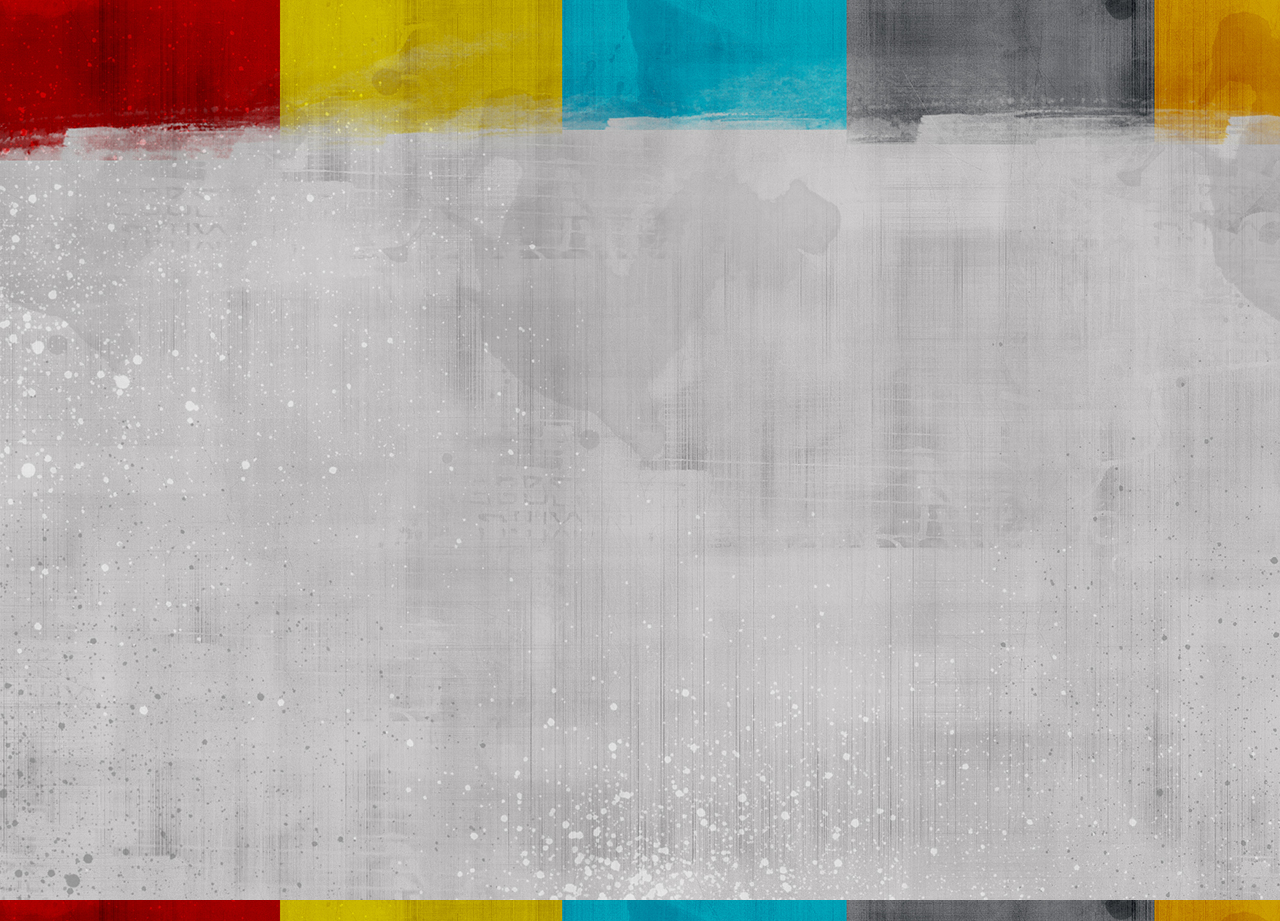
<file: Aboutme.html>
<!DOCTYPE html PUBLIC "-//W3C//DTD XHTML 1.0 Transitional//EN"
	"http://www.w3.org/TR/xhtml1/DTD/xhtml1-transitional.dtd">

<html>
<head>
	<meta name="viewport" content="width=device-width, initial-scale=1.0, minimum-scale=1.0">
	<link rel="icon" href="favicon.ico" type="image" />
	<title>About me|Neelanjan </title>
	<link rel="stylesheet" href="project1.css">

</head>
<body id="load-aboutme">
	<h1>
	<div class="menubar">
		<table cellpadding="10px" width="100%">
			<tr>
				<th><a href="index.html"> Home</a></th>
				<th><a href="Aboutme.html" style="color: white; background-color: darkblue;"> About me</a></th>
				<th><a href="Interests.html"> Interests </a></th>
				<th><a href="Skills.html"> Skills </a></th>
				<th><a href="Contacts.html"> Contacts </a></th>
			</tr>
		</table>	
	</div>	
	</h1>

	<div>

	<p class="opjms">

	I hail from West Bengal, but I was born and brought up in Hisar, Haryana.  I studied in O.P. Jindal Modern School, Hisar till tenth grade, and passed my higher secondary from Delhi Public School, Hisar.
	</p>
	
	<p class="kgp">
	Currently, I am a student of the Department of Mechanical Engineering, IIT Kharagpur, enrolled in its Dual Degree (BTech. + MTech.) Course. I have completed the second year of my course. I am a resident of LBS Hall of Residence.
	</p>

	</div>
</body>
</html>
</file>
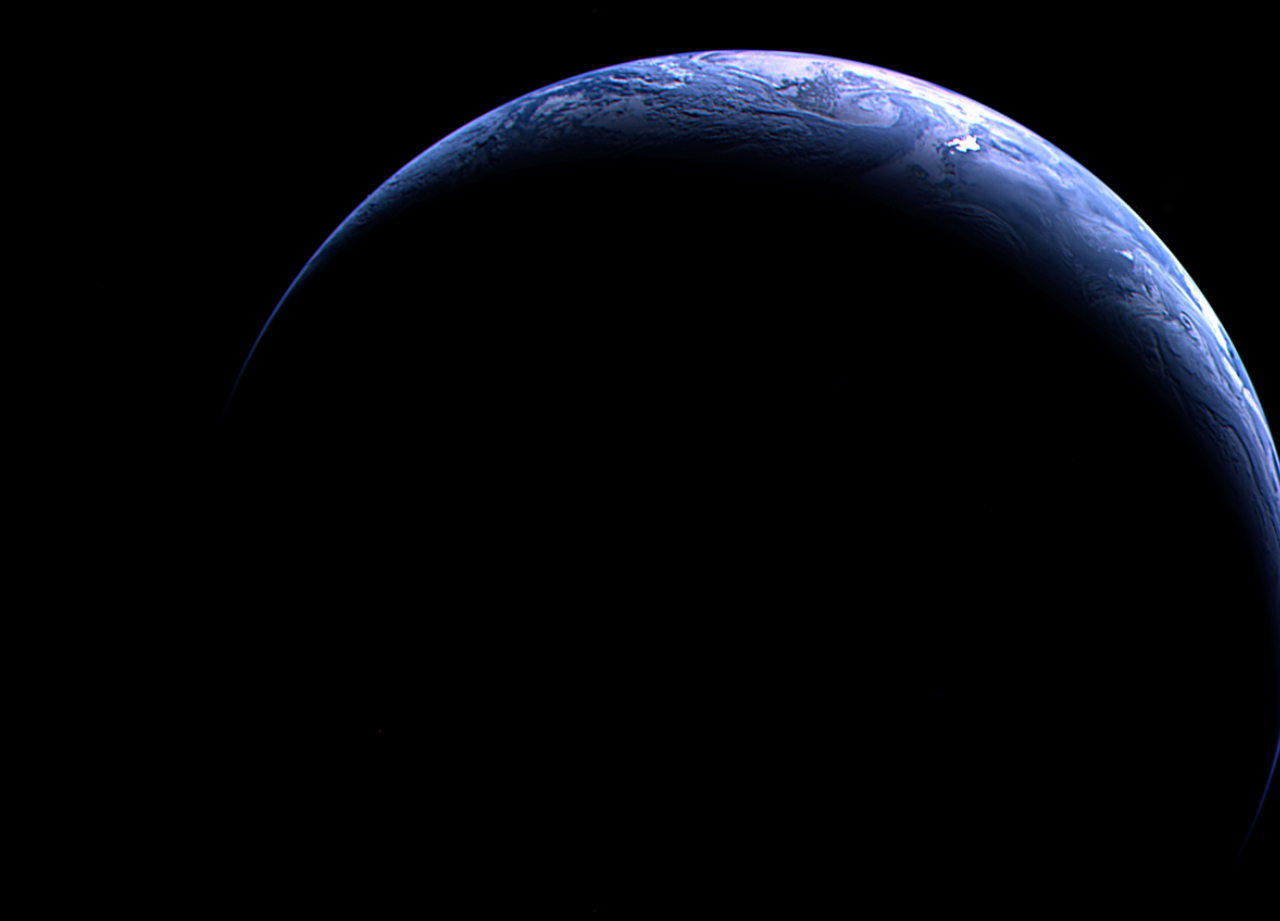
<file: Contacts.html>
<!DOCTYPE html PUBLIC "-//W3C//DTD XHTML 1.0 Transitional//EN"
	"http://www.w3.org/TR/xhtml1/DTD/xhtml1-transitional.dtd">

<html>
<head>
	<meta name="viewport" content="width=device-width, initial-scale=1.0, minimum-scale=1.0">
	<link rel="icon" href="favicon.ico" type="image" />
	<title>Contacts|Neelanjan </title>
	<link rel="stylesheet" href="project1.css">

</head>
<body id="load-contacts">
	<h1>
	<div class="menubar">
		<table cellpadding="10px" width="100%">
			<tr>
				<th><a href="index.html"> Home</a></th>
				<th><a href="Aboutme.html"> About me</a></th>
				<th><a href="Interests.html"> Interests </a></th>
				<th><a href="Skills.html"> Skills </a></th>
				<th><a href="Contacts.html" style="color: white; background-color: darkblue;"> Contacts </a></th>
			</tr>
		</table>	
	</div>	
	</h1>

	<div>
		<p class="contacts">
		<span style="font-size: 3.5vw; font-weight: bold; text-align: center;">CONTACTS </span><br>
		Name: NEELANJAN AKULI<br>
		Email-id: akneelanjan@gmail.com <br>
		Mobile No.: +919467367974
		</p>
	</div>




	<div class="social">
		<table cellpadding="10px" width="100%">
		<tr><td>
			<a class="icon" href="https://www.facebook.com/neelanjan.akuli" target="_blank" type="image" id="social1">
			<img src="fb.png" height="45" width="45"></a>
		</td>
		<td>
			<a class="icon" href="https://plus.google.com/u/0/105107294787030092316" target="_blank" type="image" id="social2">
			<img src="gplus.png" height="40" width="40"></a>
		</td>
		<td>
			<a class="icon" href="https://www.instagram.com/akneelanjan/" target="_blank" type="image" id="social3">
			<img src="insta.png" height="40" width="40"></a>
		</td>
		<td>
			<a class="icon" href="https://twitter.com/akneelu" target="_blank" type="image" id="social4"><img src="twitter.png" height="50" width="50"></a>
		</td>
		</tr>
		</table>
	</div>
		
</body>
</html>
</file>
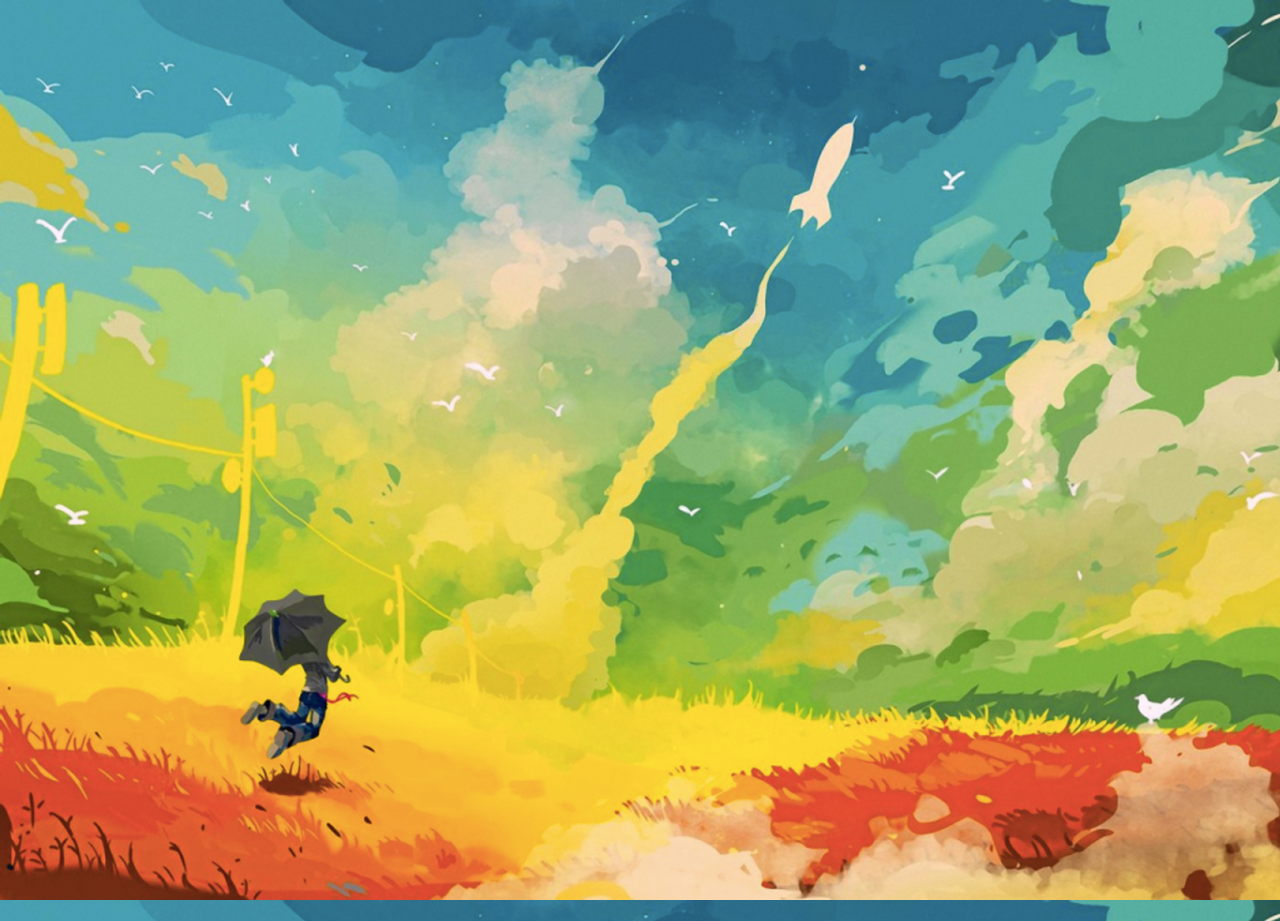
<file: Interests.html>
<!DOCTYPE html PUBLIC "-//W3C//DTD XHTML 1.0 Transitional//EN"
	"http://www.w3.org/TR/xhtml1/DTD/xhtml1-transitional.dtd">

<html>
<head>
	<meta name="viewport" content="width=device-width, initial-scale=1.0, minimum-scale=1.0">
	<link rel="icon" href="favicon.ico" type="image" />
	<title>Interests| Neelanjan</title>
	<link rel="stylesheet" href="project1.css">

</head>
<body id="load-interests">
	<h1>
	<div class="menubar">
		<table cellpadding="10px" width="100%">
			<tr>
				<th><a href="index.html"> Home </a></th>
				<th><a href="Aboutme.html"> About me</a></th>
				<th><a href="Interests.html" style="color: white; background-color: darkblue;"> Interests </a></th>
				<th><a href="Skills.html"> Skills </a></th>
				<th><a href="Contacts.html"> Contacts </a></th>
			</tr>
		</table>	
	</div>	
	</h1>	

	<div>

	<p class="music">

	I love music and listen to all genres of songs, although I have developed a taste of English pop songs more than others. I am a keen YouTuber.
	</p>
	
	<p class="liverpool">
	I love watching football and support Manchester United Football Club. It seems so good when it beats Liverpool.<br><br><br> 
	</p>

	</div>
	
</body>
</html>
</file>
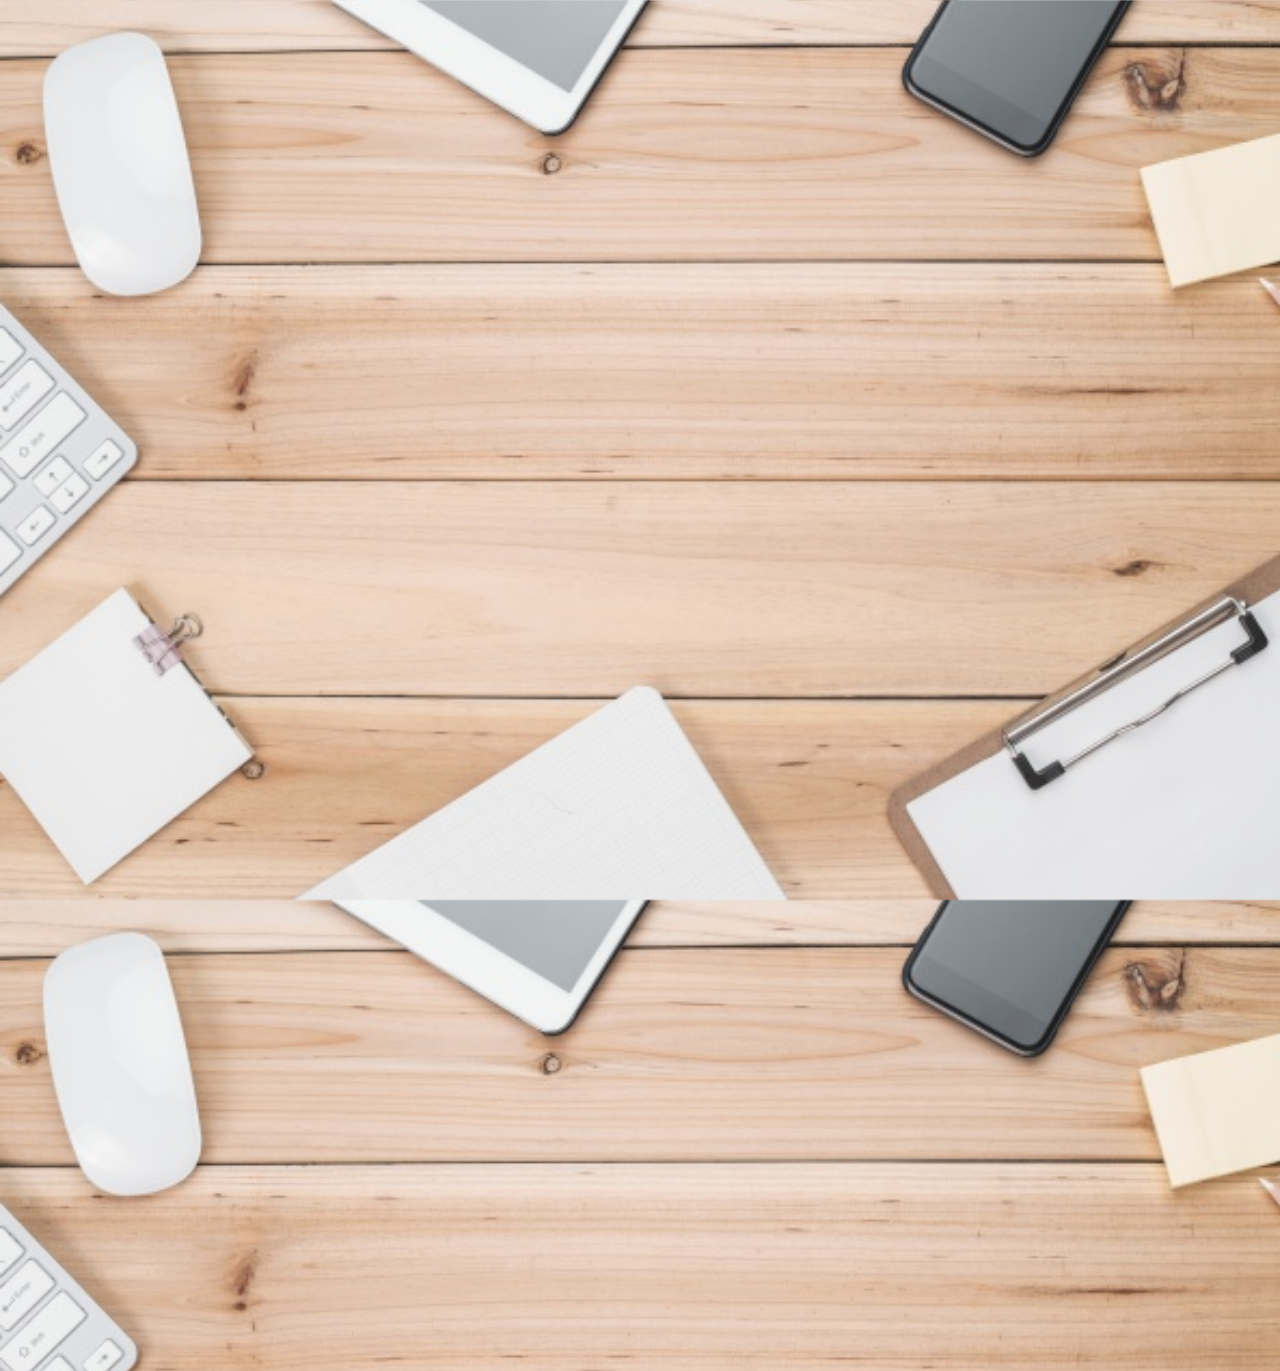
<file: Skills.html>
<!DOCTYPE html PUBLIC "-//W3C//DTD XHTML 1.0 Transitional//EN"
	"http://www.w3.org/TR/xhtml1/DTD/xhtml1-transitional.dtd">

<html>
<head>
	<meta name="viewport" content="width=device-width, initial-scale=1.0, minimum-scale=1.0">
	<link rel="icon" href="favicon.ico" type="image" />
	<title>Skills|Neelanjan </title>
	<link rel="stylesheet" href="project1.css">

</head>
<body id="load-skills">
	<h1>
	<div class="menubar">
		<table cellpadding="10px" width="100%">
			<tr>
				<th><a href="index.html"> Home</a></th>
				<th><a href="Aboutme.html"> About me</a></th>
				<th><a href="Interests.html"> Interests</a></th>
				<th><a href="Skills.html" style="color: white; background-color: darkblue;"> Skills </a></th>
				<th><a href="Contacts.html"> Contacts </a></th>
			</tr>
		</table>	
	</div>	
	</h1>

	<div> 
		<p class="coding">
			I am good at designing things as I can draw well and have a 
			good estimate of sizes. I have learnt front-end web-designing to a greater extent. and am putting efforts for more improvements. I am working hard to hone my coding skills and get handful experience in open source development. 
			I am adept in C and C++ languages.
		</p>
		<p class="quiz">
			In addition, I am good at quizzing and have earned laurels at the national level for my school. I have fair knowledge of Indian History.<br>
		</p>
		<p class="sports">
			In sports, I am good at playing cricket and have played at district-level in the past. I enjoy playing badminton and football as well.
		</p>
	</div>
	
</body>
</html>
</file>
<file: project1.css>
@import url('https://fonts.googleapis.com/css?family=Open+Sans|Calligraffitti|Julius+Sans|Combo');

html, body{
	height: 100%;
	width: 100%;
	margin: 0;
	font-family: 'Combo';
}

body{
	margin: 0; 
	color: white;
}

#load-home{
	background: url("9090-an-abstract-blue-background-pv.jpg");
	background-size: cover; 
	margin: 0; 	
	position: relative;
	height: 100%;
	width: 100%;
	opacity: 0;
	animation: bgload 2s linear;
	animation-fill-mode: forwards; 
}


#load-interests{
	background: url("art_final.png");
	background-size: cover; 
	margin: 0; 	
	position: relative;
	height: 100%;
	width: 100%;
	opacity: 0;
	animation: bgload 2s linear;
	animation-fill-mode: forwards; 
}

#load-aboutme{
	background: url("paint.png");
	background-size: cover; 
	margin: 0; 	
	position: relative;
	height: 100%;
	width: 100%;
	opacity: 0;
	animation: bgload 2s linear;
	animation-fill-mode: forwards; 
}

#load-skills{
	background: url("desk.png"); 
	background-size: cover; 
	margin: 0; 	
	position: relative;
	height: 150%;
	width: 100%;
	opacity: 0;
	animation: bgload 2s linear;
	animation-fill-mode: forwards; 
}

#load-contacts{
	background: url("rosetta.png");
	background-size: cover; 
	margin: 0; 	
	position: relative;
	height: 100%;
	width: 100%;
	opacity: 0;
	animation: bgload 2s linear;
	animation-fill-mode: forwards; 
}

h1{
	border: 4px solid white;
	padding: 10px;
	text-align: center;
	background-image: none;
	border-radius: 100px;
	margin-left: 20px;
	margin-right: 20px; 
	animation: fadeInDown ease-in 2s;
	animation-fill-mode: forwards;
}

th a:link{
	font-size: 2vw;
	text-decoration: none;
	
	padding: 10px;
	border-radius: 100px;
	background-color: white;
	opacity: 0;
	color: darkblue;
	animation: fadeInDown ease-in 2s;
	animation-fill-mode: forwards;
	-webkit-transition: color 2s;
	transition: color 2s;
	-webkit-transition: background-color 2s;
	transition: background-color 2s;

}

th a:visited{
	font-size: 2vw;
	text-decoration: none;
	padding: 10px;
	
	border-radius: 100px;
	background-color: white;
	opacity: 0; 
	color: darkblue;
	animation: fadeInDown ease-in 2s;
	animation-fill-mode: forwards;
	-webkit-transition: color 2s;
	transition: color 2s;
	-webkit-transition: background-color 2s;
	transition: background-color 2s;
	
}

th a:hover{
	font-size: 2vw;
	text-decoration: none;
	background-color: mediumblue;
	color: white;
	
}

.menubar{
	position: relative;
	top: 0vh;
	width: 100%;
	display: inline-block;
}



.img{
	margin-left: 10vw;
	position: relative;
	top: 5vh;
}

.image{
	opacity: 0;
	border: 5px solid black;
	animation: fadeIn ease-in 2s;
	animation-delay: 2s;
	animation-fill-mode: forwards;
	position: absolute;
	height: 50vh;
	width: 20vw;
	z-index: 5;
}

.intro1{
	background-image: url("texture.png");
	background-repeat: no-repeat;
	background-size: cover;   
	border: 2px solid black;
	border-radius: 15px;  
	position: relative;
	top: 2vh;
	margin-bottom: 20vh;
	margin-right: 10vw;
	margin-left: 45vw;
	color: black;
	font-size: 2.8vw;  
	padding: 20px;
	line-height: 150%;
	opacity: 0;
	animation: fadeIn ease-in 0.5s;
	animation-delay: 3s;
	animation-fill-mode: forwards;
}


.intro2{
	position: relative;
	margin-top: -10vh;
	margin-left: 8vw;
	font-family: 'Calligraffitti';
	font-size: 4.5vw;
	color: darkblue;
	padding: 20px;
	animation: lightSpeedIn ease-in 5s;
}


.opjms{
	background-image: url("OPJMS_final.png"); 
	background-repeat: no-repeat;
	background-size: cover;  
	border: 2px solid black;
	border-radius: 15px;  
	position: relative;
	top: 2vh;
	margin-bottom: 10vh;
	margin-right: 10vw;
	margin-left: 10vw;
	color: black;
	font-size: 2.8vw;  
	padding: 20px;
	line-height: 150%;
	opacity: 0;
	animation: fadeIn ease-in 1s;
	animation-delay: 2s;
	animation-fill-mode: forwards;

}

p.opjms:hover{
	background-image: none;
	background-color: none;
}

.kgp{
	background-image: url("kgp.png"); 
	background-repeat: no-repeat;
	background-size: cover; 	
	border: 2px solid black;
	border-radius: 15px;  
	position: relative;
	top: 2vh;
	margin-bottom: 10vh;
	margin-right: 10vw;
	margin-left: 10vw;
	color: black;
	font-size: 2.8vw;  
	padding: 20px;
	line-height: 150%;
	opacity: 0;
	animation: fadeIn ease-in 1s;
	animation-delay: 3s;
	animation-fill-mode: forwards;
}

p.kgp:hover{
	background-image: none;
	background-color: none;
}

.music{
	background-image: url("music_final.png"); 
	background-repeat: no-repeat;
	background-size: cover; 	
	border: 2px solid black;
	border-radius: 15px;  
	position: relative;
	top: 2vh;
	margin-bottom: 20vh;
	margin-right: 10vw;
	margin-left: 10vw;
	color: black;
	font-size: 2.8vw;  
	padding: 20px;
	line-height: 150%;
	opacity: 0;
	animation: fadeIn ease-in 1s;
	animation-delay: 2s;
	animation-fill-mode: forwards;
}

p.music:hover{
	background-image: none;
	background-color: rgba(28, 130, 144, 255);
}

.liverpool{
	background-image: url("liverpool.png"); 
	background-repeat: no-repeat;
	background-size: cover; 	
	border: 2px solid black;
	border-radius: 15px;  
	position: relative;
	top: 2vh;
	margin-right: 10vw;
	margin-left: 10vw;
	color: yellow;
	font-size: 2.8vw;  
	padding: 20px;
	line-height: 150%;
	opacity: 0;
	animation: fadeIn ease-in 1s;
	animation-delay: 4s;
	animation-fill-mode: forwards;
}

.coding{
	background-image: url("codef.png");
	background-repeat: no-repeat;
	background-size: cover; 
	border: 2px solid black;
	border-radius: 15px;  
	position: relative;
	top: 2vh;
	margin-bottom: 9vh;
	margin-right: 15vw;
	margin-left: 15vw;
	color: black;
	font-size: 2.8vw;  
	padding: 30px;
	line-height: 150%;
	opacity: 0;
	animation: fadeIn ease-in 1s;
	animation-delay: 2s;
	animation-fill-mode: forwards;
}

p.coding:hover{
	background-image: none;
	background-color: rgba(242, 233, 218, 255);

}

.quiz{
	background-image: url("quiz.png");
	background-repeat: no-repeat;
	background-size: cover;
	border: 2px solid black;
	border-radius: 15px;  
	position: relative;
	top: 2vh;
	margin-bottom: 13vh;
	margin-right: 15vw;
	margin-left: 15vw;
	color: black;
	font-size: 2.8vw;  
	padding: 20px;
	line-height: 150%;
	opacity: 0;
	animation: fadeIn ease-in 1s;
	animation-delay: 3s;
	animation-fill-mode: forwards;
}

p.quiz:hover{
	background-image: none;
	background-color: rgba(242, 233, 218, 255);
}

.sports{
	background-image: url("sports.png");
	background-repeat: no-repeat;
	background-size: cover; 
	border: 2px solid black;
	border-radius: 15px;  
	position: relative;
	margin-right: 15vw;
	margin-left: 15vw;
	color: black;
	font-size: 2.8vw;  
	padding: 20px;
	line-height: 150%;
	opacity: 0;
	animation: fadeIn ease-in 1s;
	animation-delay: 4s;
	animation-fill-mode: forwards;
}

p.sports:hover{
	background-image: none;
	background-color: rgba(242, 233, 218, 255);
}

.contacts{
	position: relative;
	top: 2vh;
	margin-right: 15vw;
	margin-left: 15vw;
	color: white;
	font-family: 'Open Sans';
	font-size: 2.8vw; 
	text-align: center; 
	padding: 20px;
	line-height: 150%;
	opacity: 0;
	animation: fadeIn ease-in 1s;
	animation-delay: 2s;
	animation-fill-mode: forwards;
}


.social{
	position: relative;
	top: 20vh;
	width: 60%;
	margin-left: 25vw;
	opacity: 0;
	animation: fadeIn ease-in 2s;
	animation-delay: 2s;
	animation-fill-mode: forwards;
}



#social1{
	border: none;
	
}



#social1 img:hover{
	animation: swell 0.5s linear;
	animation-fill-mode: forwards;
}

#social2{
	border: none;


}

#social2 img:hover{

	animation: swell 0.5s linear;
	animation-fill-mode: forwards;
}

#social3{
	border: none;



}

#social3 img:hover{
	animation: swell 0.5s linear;
	animation-fill-mode: forwards;
}

#social4{
	border: none;

}

#social4 img:hover{
	animation: swell 0.5s linear;
	animation-fill-mode: forwards;
}


@keyframes lightSpeedIn {
  from {
    transform: translate3d(100%, 0, 0) skewX(-30deg);
    opacity: 0;
  }

  60% {
    transform: skewX(20deg);
    opacity: 1;
  }

  80% {
    transform: skewX(-5deg);
    opacity: 1;
  }

  to {
    opacity: 1;
  }
}

@keyframes swell{
	0%{transform: scale(1);}
	100%{transform: scale(1.5); }

}


@media only screen and (max-width: 768px){
	.img{
		width: 40%;
		height: 30%;
	}	
	
	.image{
		position: relative;
		margin: 0;
	}
	
	.intro1{
		position: relative;
		top: -10vh;
	}
}

@keyframes bgload{
	0% {opacity: 0;}
	100% {opacity: 1;}
}

@keyframes fadeIn{
	from{
		opacity: 0;
	}
	to {
		opacity: 1;
	}
}

@keyframes fadeInDown {
  from {
    opacity: 0;
    transform: translate3d(0, -100%, 0);
  }

  to {
    opacity: 1;
    transform: none;
  }
}
</file>
